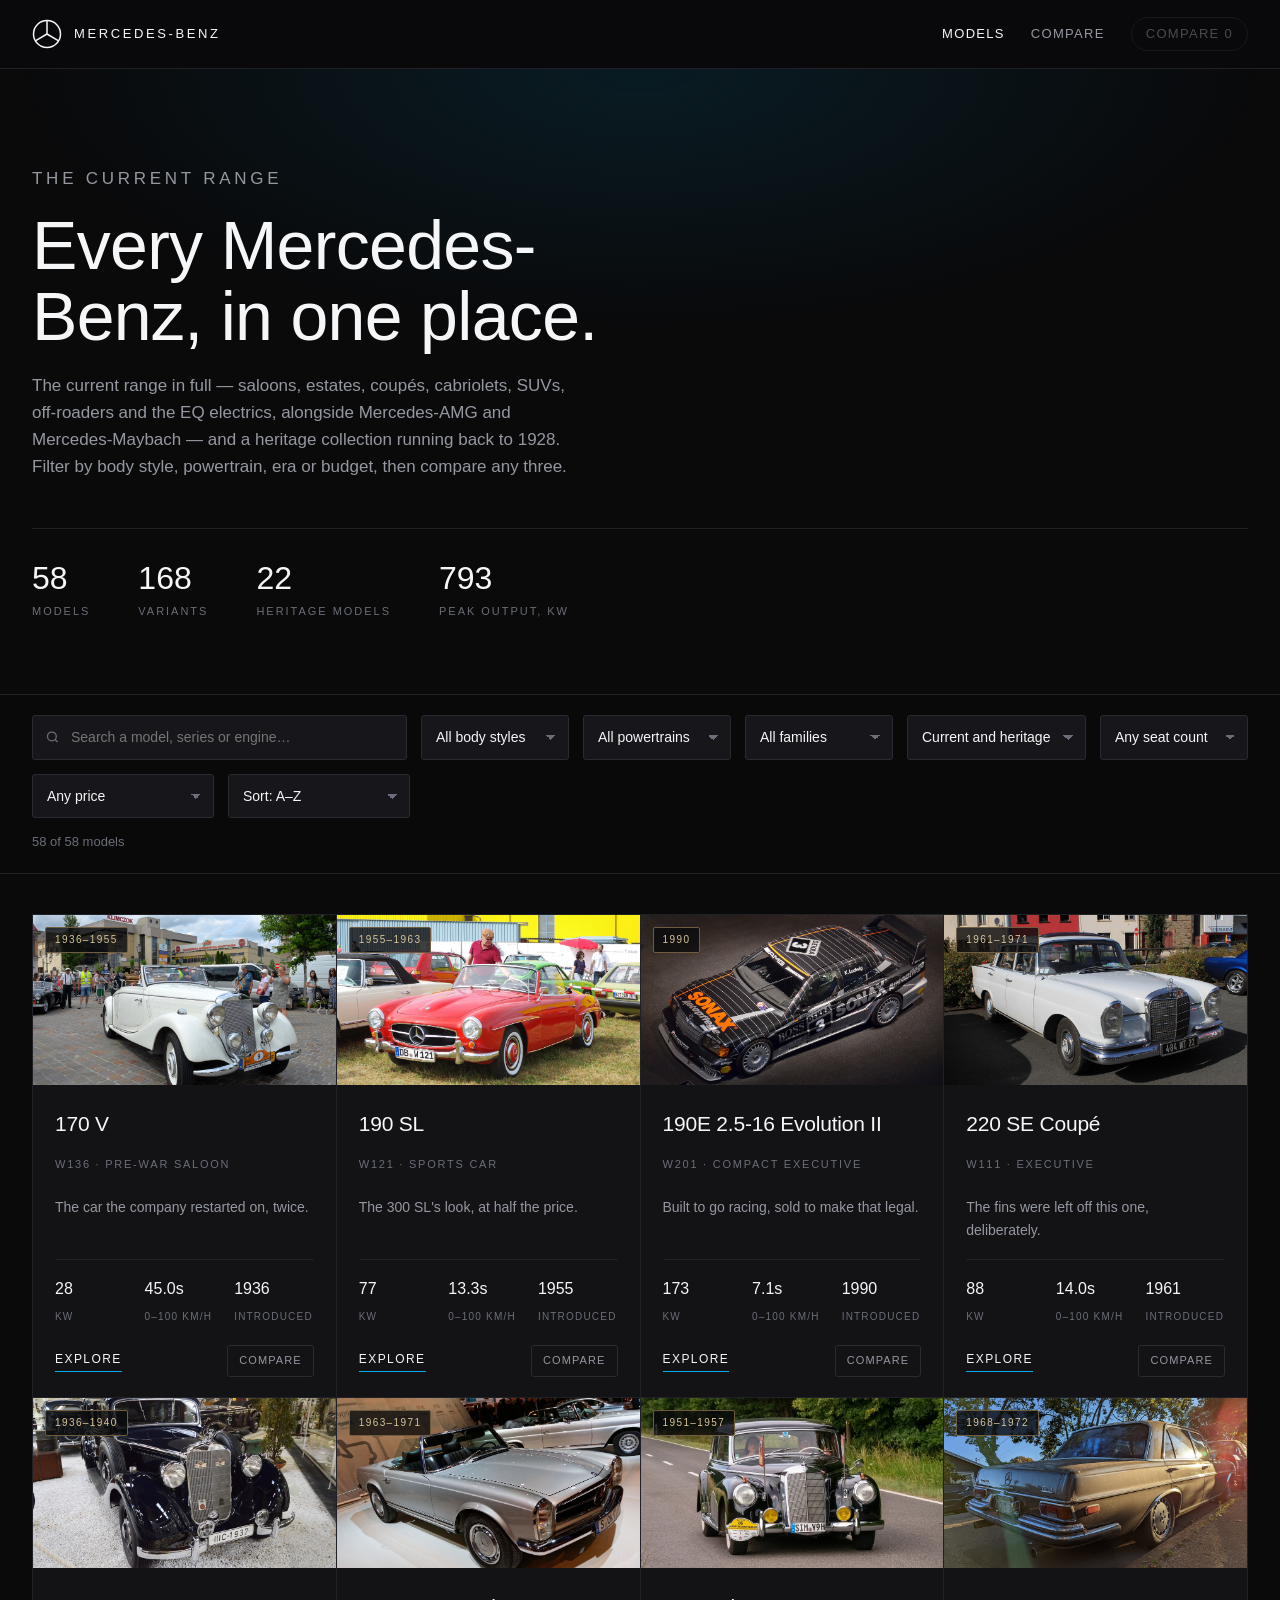
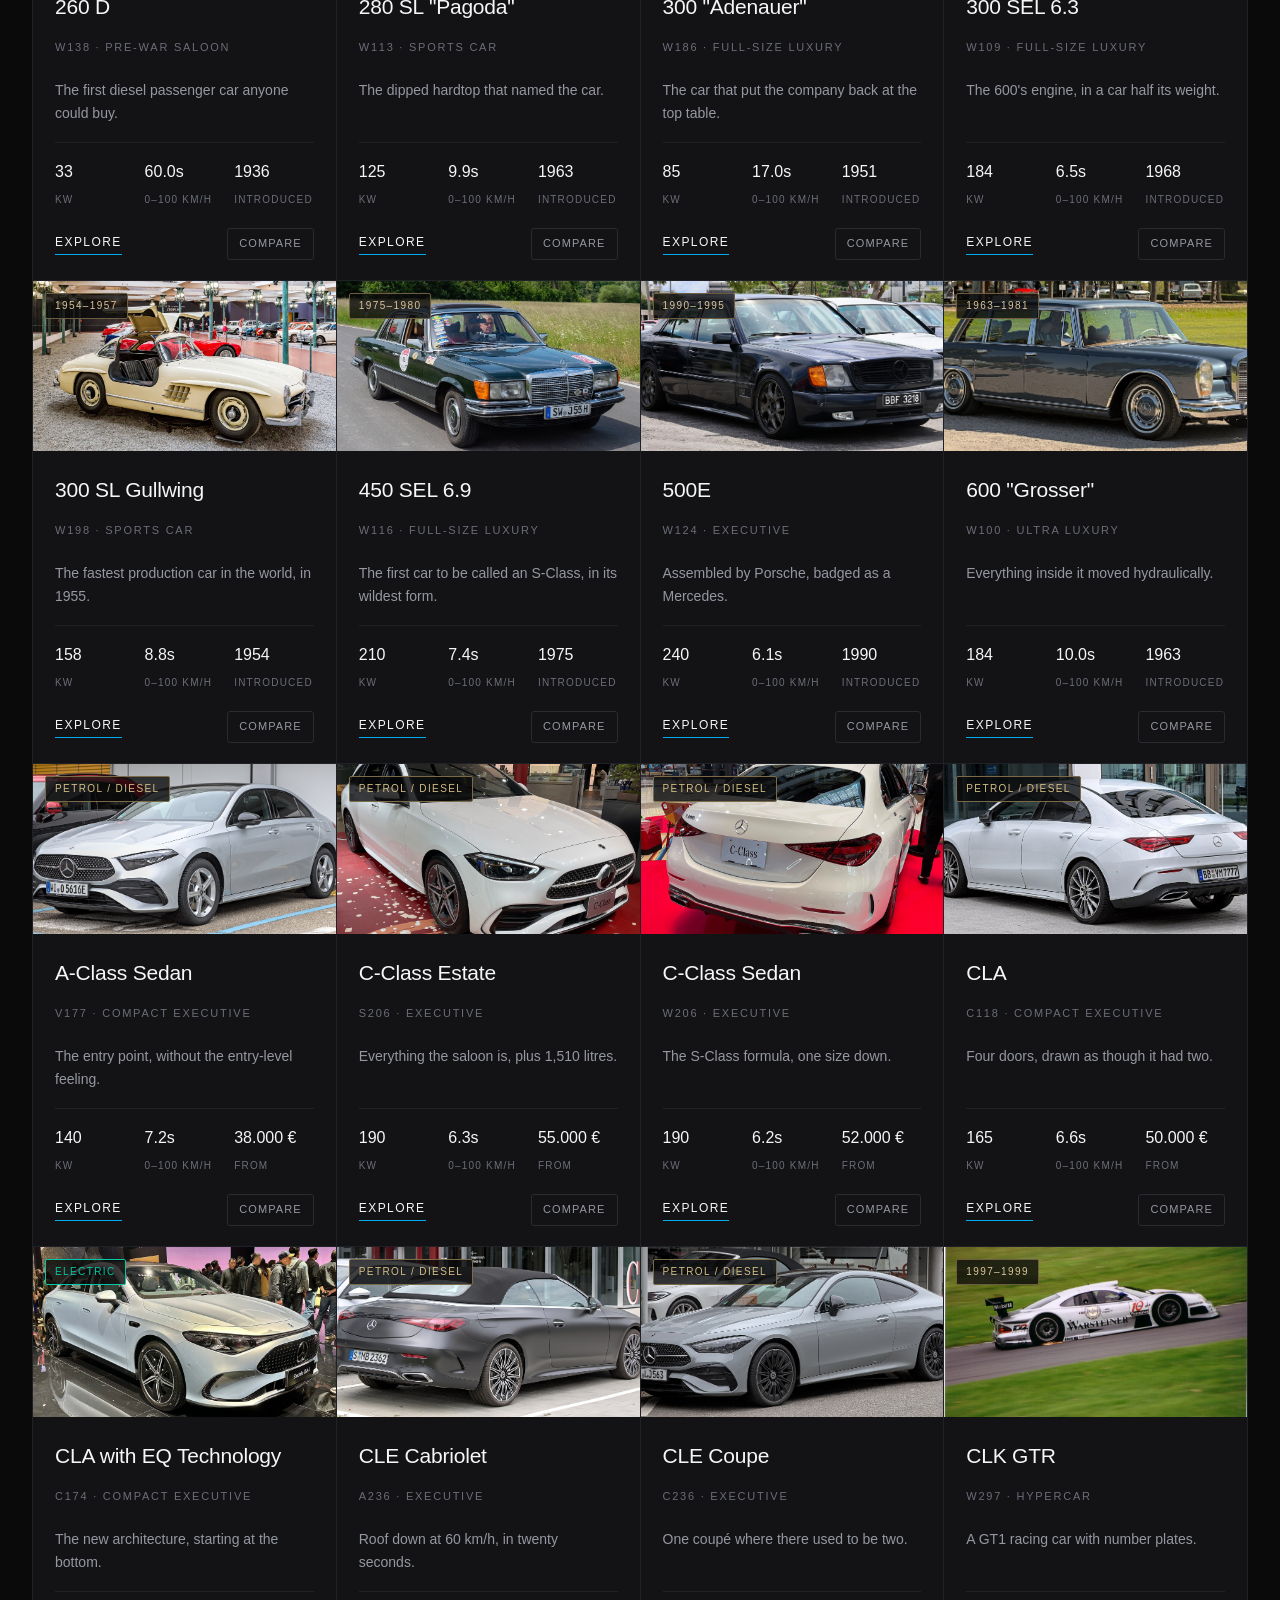
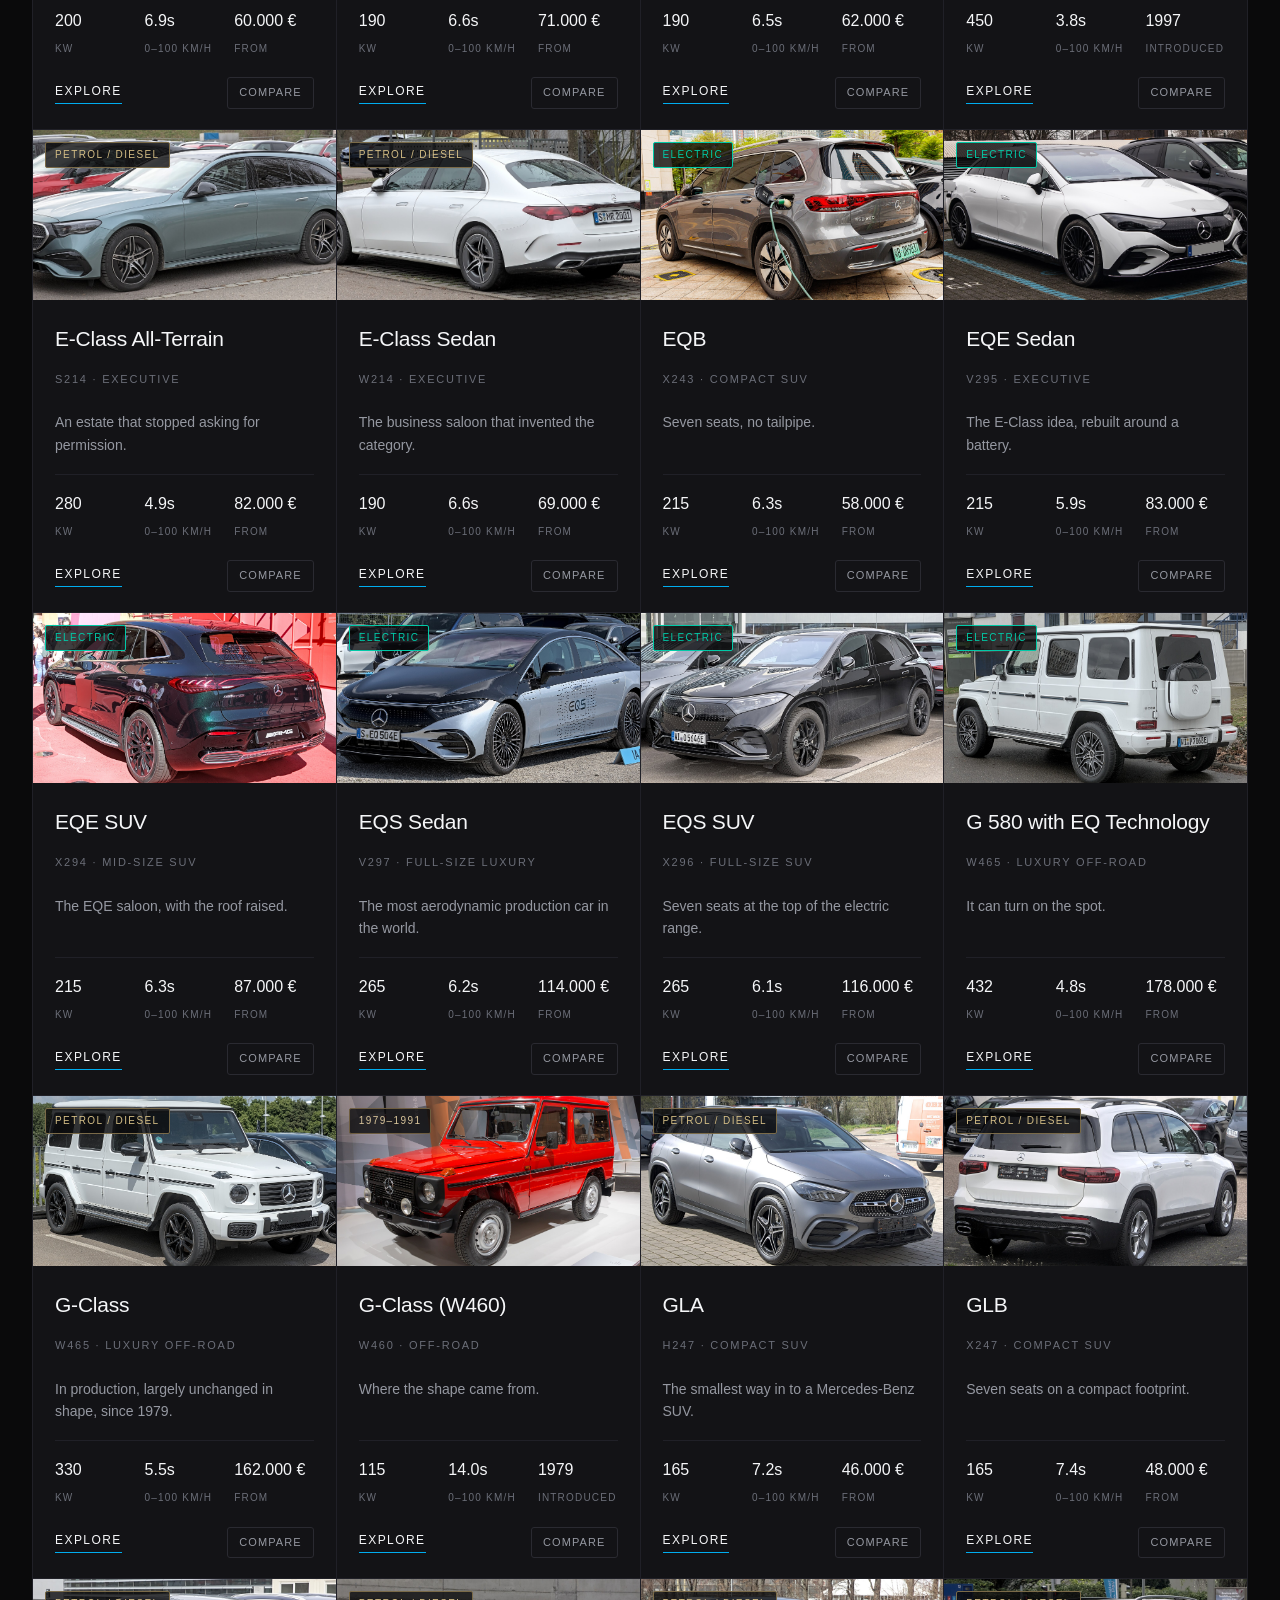
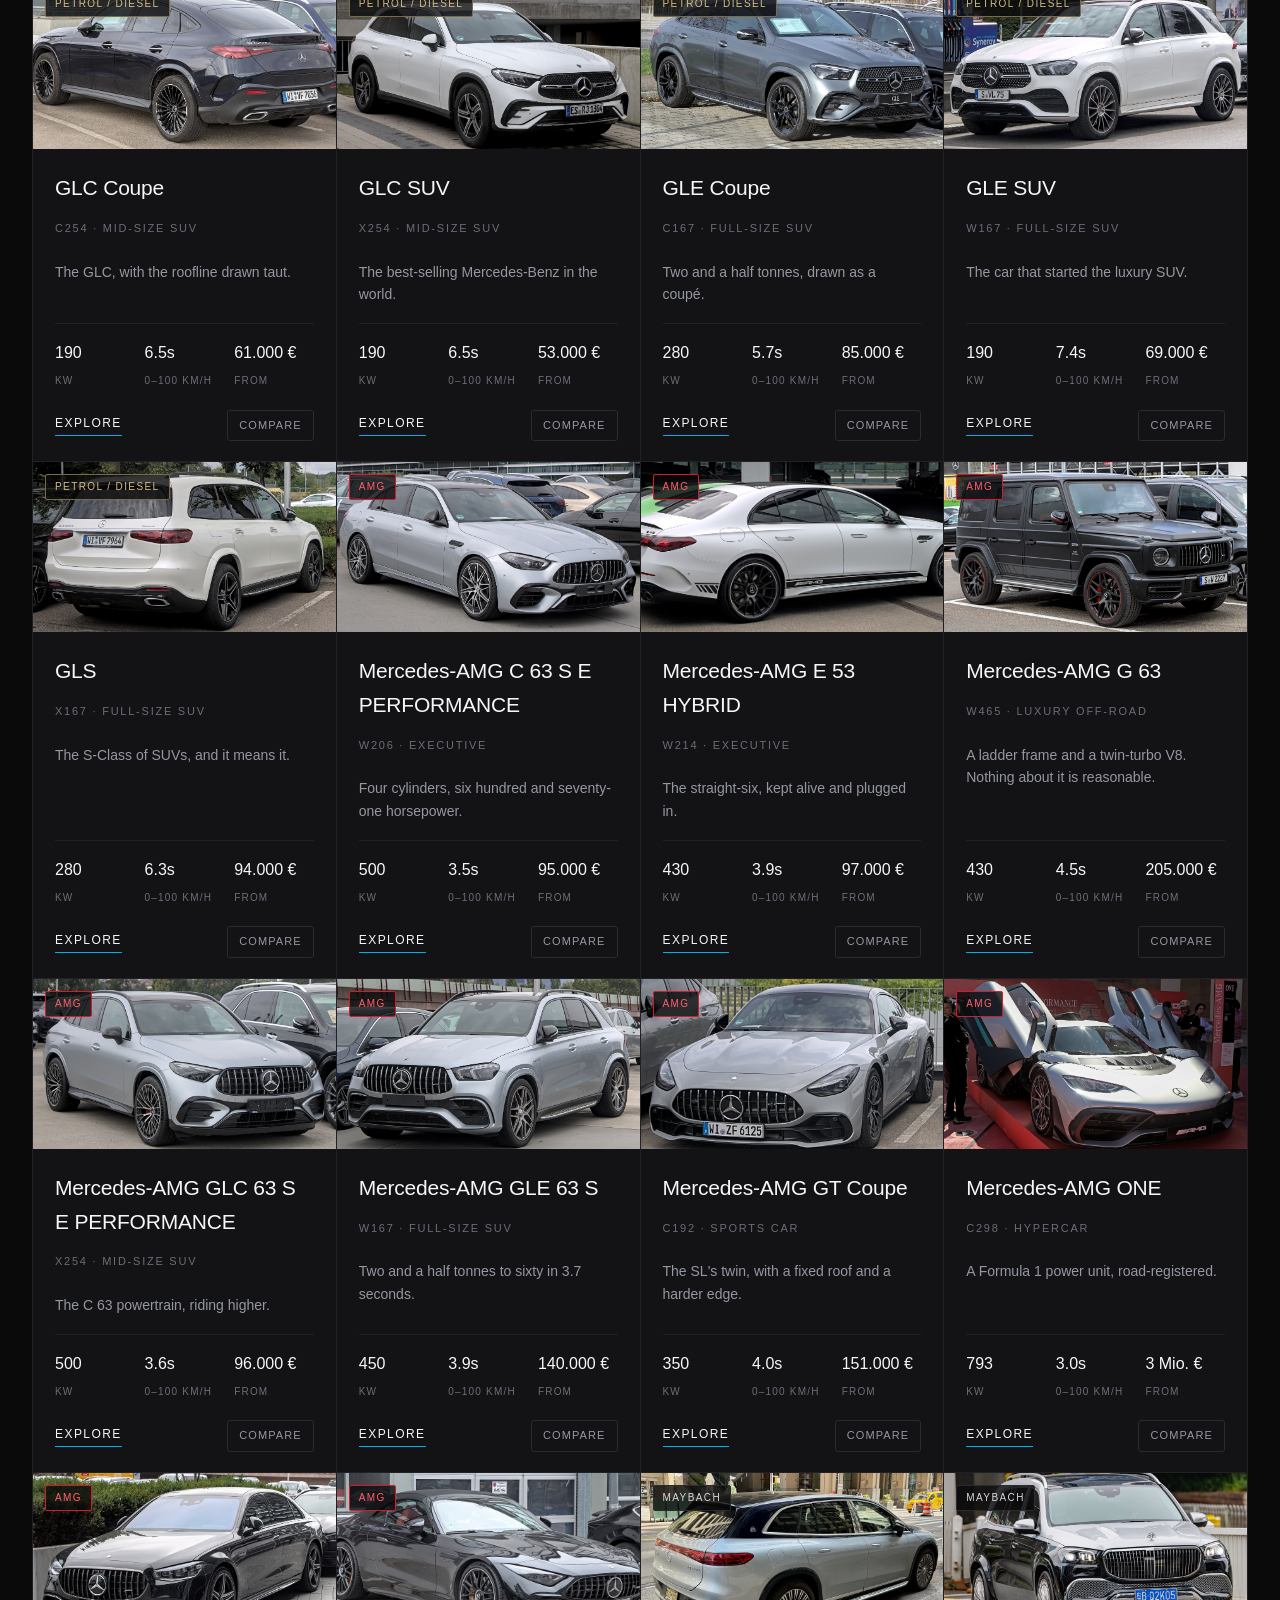
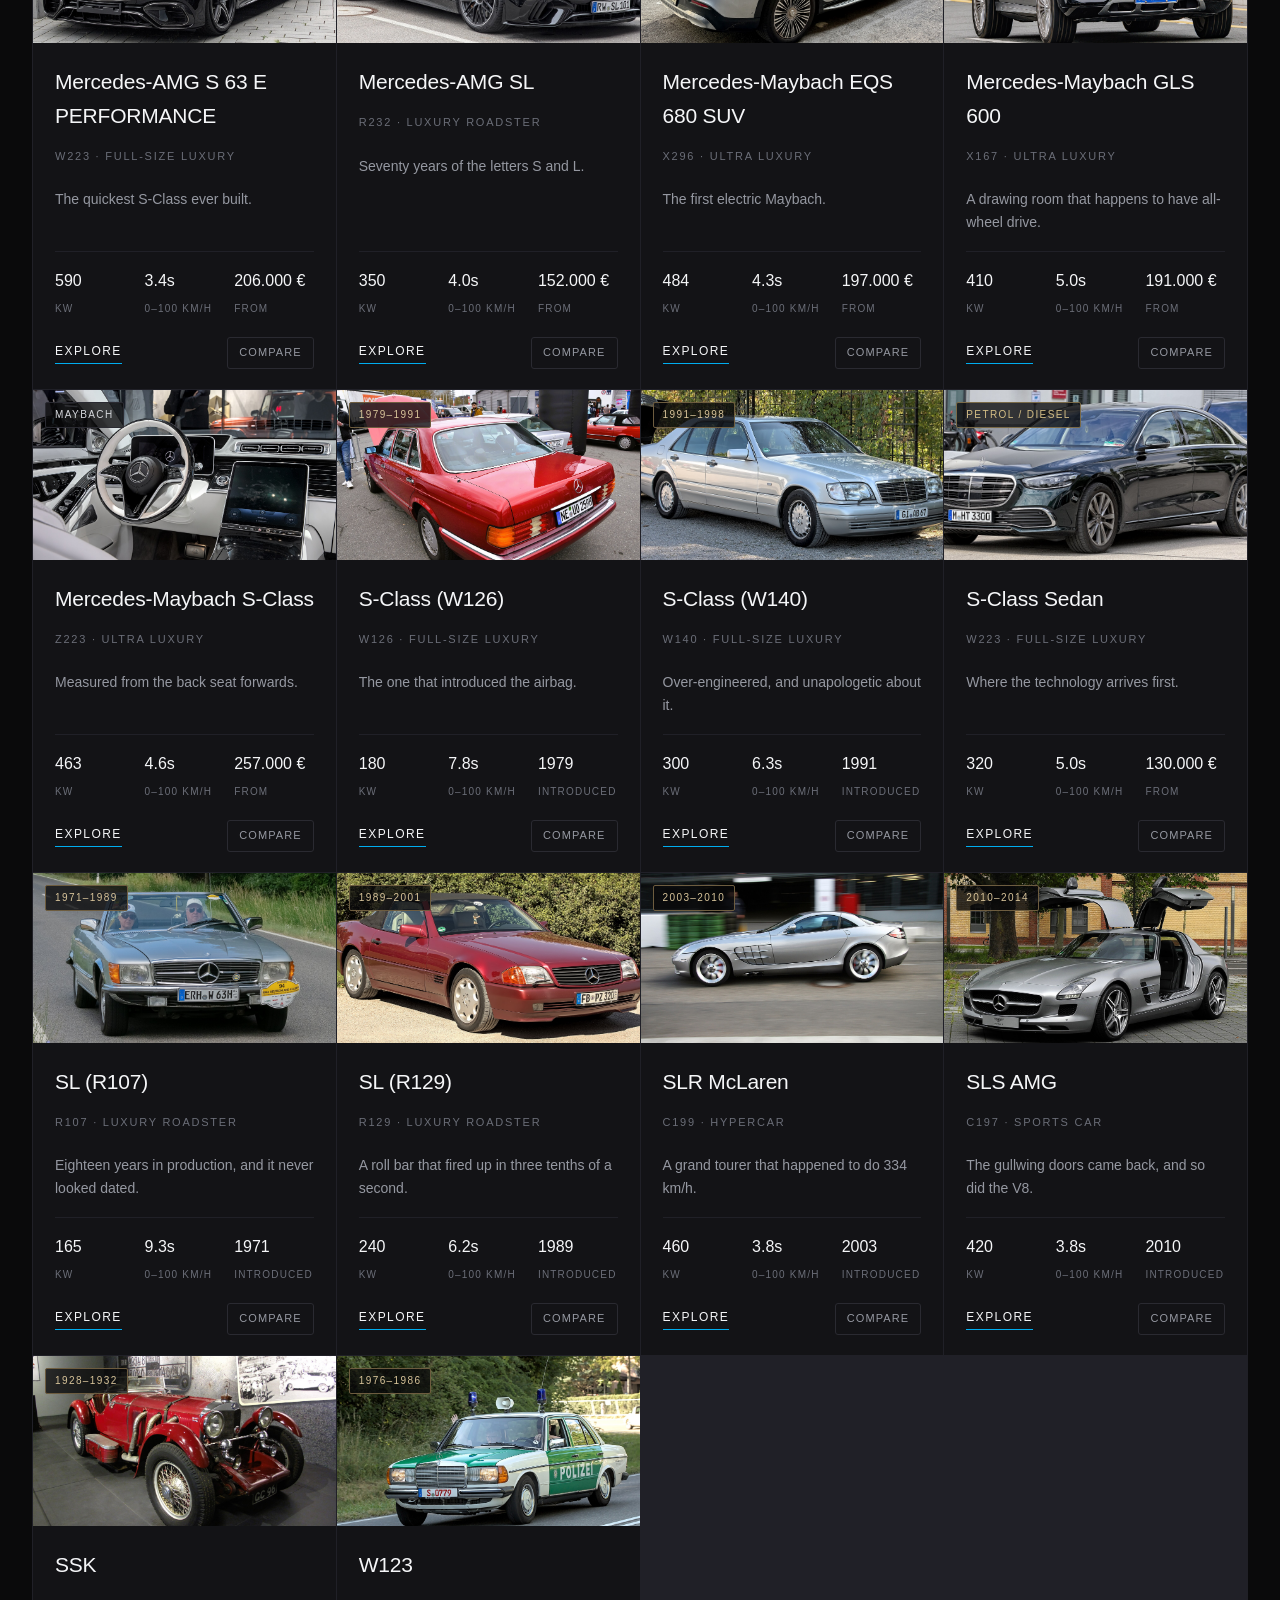
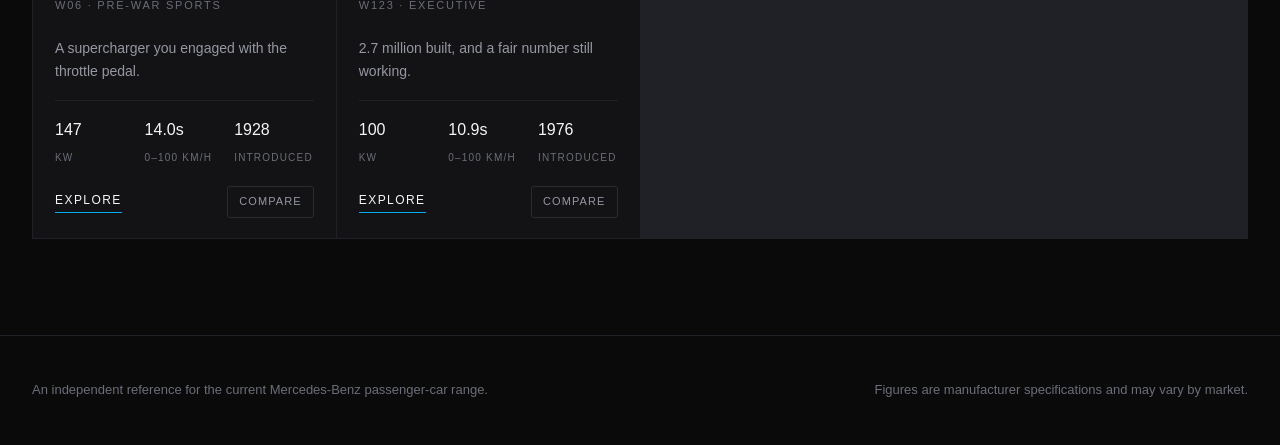
<file: index.html>
<!DOCTYPE html>
<html lang="en">
<head>
  <meta charset="utf-8">
  <meta name="viewport" content="width=device-width, initial-scale=1, viewport-fit=cover">
  <!-- Tints the Safari address bar and the iOS status bar to match the page. -->
  <meta name="theme-color" content="#0a0a0b">
  <meta name="color-scheme" content="dark">
  <!-- Installed to the home screen, draw under the status bar rather than
       reserving an opaque strip for it. -->
  <meta name="mobile-web-app-capable" content="yes">
  <meta name="apple-mobile-web-app-capable" content="yes">
  <meta name="apple-mobile-web-app-status-bar-style" content="black-translucent">
  <meta name="apple-mobile-web-app-title" content="Mercedes-Benz">
  <title>Mercedes-Benz — The Complete Model Range</title>
  <meta name="description" content="Every current Mercedes-Benz passenger car, with specifications, variants and side-by-side comparison.">
  <link rel="stylesheet" href="assets/css/style.css">
</head>
<body>
  <div id="header"></div>

  <section class="hero page-in">
    <div class="shell">
      <p class="eyebrow">The current range</p>
      <h1>Every Mercedes-Benz, in one place.</h1>
      <p>
        The current range in full — saloons, estates, coupés, cabriolets, SUVs,
        off-roaders and the EQ electrics, alongside Mercedes-AMG and
        Mercedes-Maybach — and a heritage collection running back to 1928.
        Filter by body style, powertrain, era or budget, then compare any three.
      </p>
      <div class="hero-stats">
        <div><span id="statModels">—</span><small>Models</small></div>
        <div><span id="statVariants">—</span><small>Variants</small></div>
        <div><span id="statClassic">—</span><small>Heritage models</small></div>
        <div><span id="statPower">—</span><small>Peak output, kW</small></div>
      </div>
    </div>
  </section>

  <section class="filters">
    <div class="shell">
      <div class="filters-row">
        <div class="search-field">
          <svg viewBox="0 0 24 24" aria-hidden="true">
            <circle cx="11" cy="11" r="7"></circle>
            <path d="M20 20l-4-4"></path>
          </svg>
          <input type="search" id="search" aria-label="Search models"
                 placeholder="Search a model, series or engine…" autocomplete="off">
        </div>
        <select id="filterBody" aria-label="Body style"><option value="">All body styles</option></select>
        <select id="filterFuel" aria-label="Powertrain"><option value="">All powertrains</option></select>
        <select id="filterFamily" aria-label="Family"><option value="">All families</option></select>
        <select id="filterEra" aria-label="Era">
          <option value="">Current and heritage</option>
          <option value="Current">Current range</option>
          <option value="Classic">Heritage</option>
        </select>
        <select id="filterSeats" aria-label="Seats">
          <option value="">Any seat count</option>
          <option value="2">2 seats</option>
          <option value="4">4+ seats</option>
          <option value="5">5+ seats</option>
          <option value="7">7 seats</option>
        </select>
        <select id="filterPrice" aria-label="Price">
          <option value="">Any price</option>
          <option value="0-50000">Under 50.000 €</option>
          <option value="50000-80000">50.000 – 80.000 €</option>
          <option value="80000-150000">80.000 – 150.000 €</option>
          <option value="150000-99999999">150.000 € and above</option>
        </select>
        <select id="sortBy" aria-label="Sort">
          <option value="name">Sort: A–Z</option>
          <option value="price-asc">Price: low to high</option>
          <option value="price-desc">Price: high to low</option>
          <option value="power">Most powerful</option>
          <option value="quick">Quickest to 100 km/h</option>
          <option value="newest">Newest first</option>
          <option value="oldest">Oldest first</option>
        </select>
      </div>
      <div class="filter-meta">
        <span id="resultCount">—</span>
        <button class="btn-reset" id="btnReset" type="button" hidden>Clear all</button>
      </div>
    </div>
  </section>

  <main class="shell">
    <div class="grid" id="grid"></div>
  </main>

  <div id="footer"></div>

  <script src="assets/js/models.js"></script>
  <script src="assets/js/silhouettes.js"></script>
  <script src="assets/js/common.js"></script>
  <script src="assets/js/catalog.js"></script>
</body>
</html>
</file>
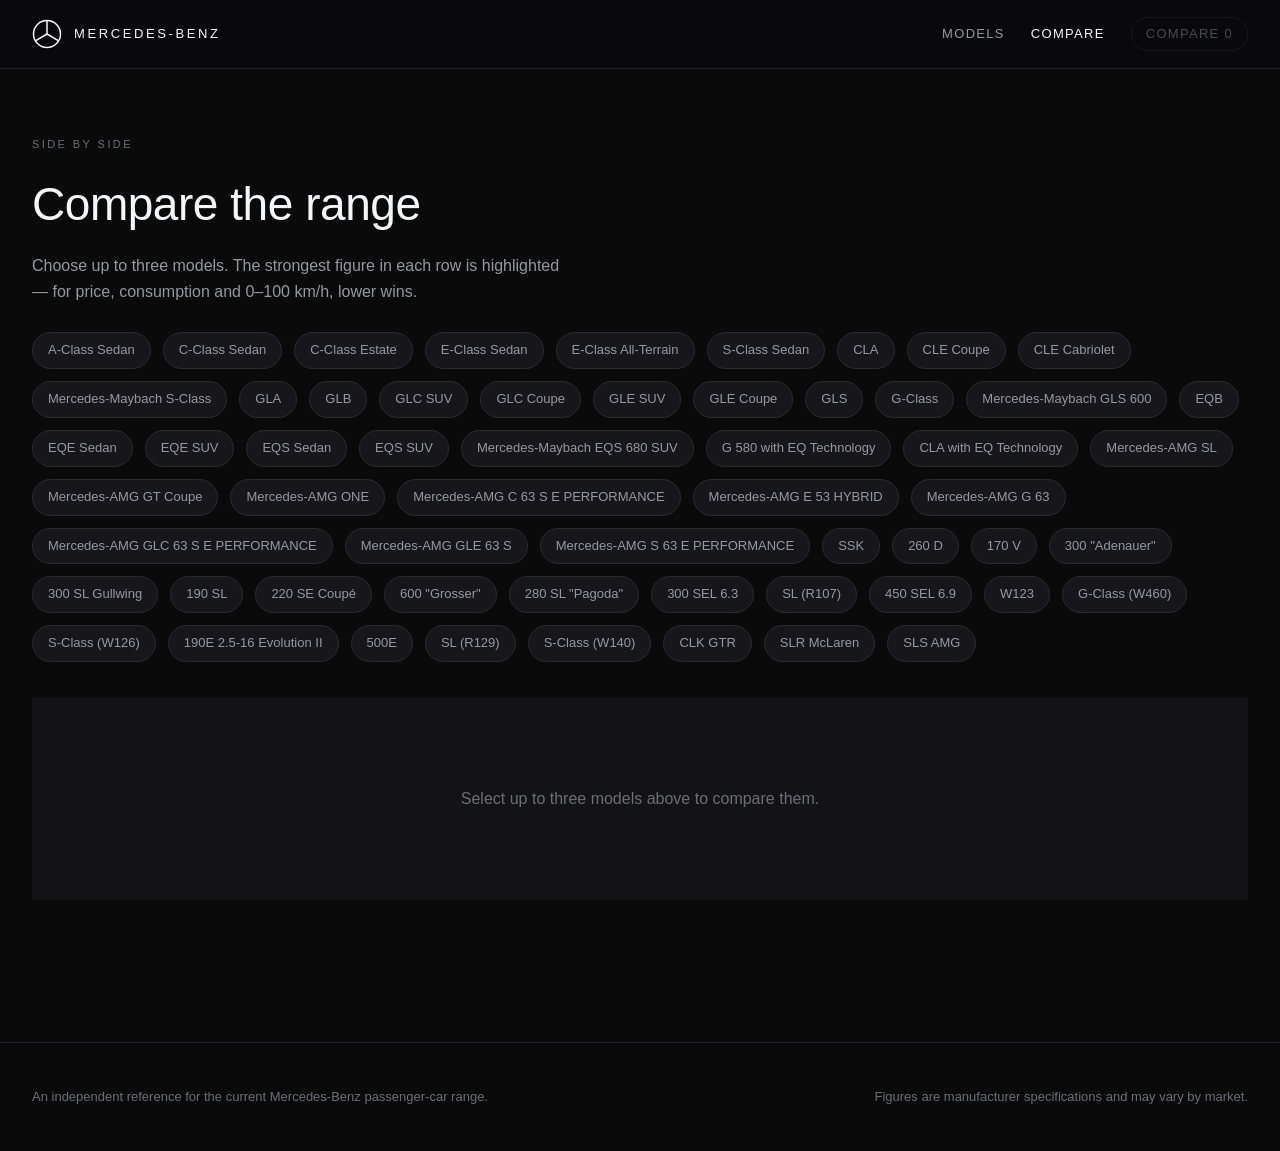
<file: compare.html>
<!DOCTYPE html>
<html lang="en">
<head>
  <meta charset="utf-8">
  <meta name="viewport" content="width=device-width, initial-scale=1, viewport-fit=cover">
  <!-- Tints the Safari address bar and the iOS status bar to match the page. -->
  <meta name="theme-color" content="#0a0a0b">
  <meta name="color-scheme" content="dark">
  <!-- Installed to the home screen, draw under the status bar rather than
       reserving an opaque strip for it. -->
  <meta name="mobile-web-app-capable" content="yes">
  <meta name="apple-mobile-web-app-capable" content="yes">
  <meta name="apple-mobile-web-app-status-bar-style" content="black-translucent">
  <meta name="apple-mobile-web-app-title" content="Mercedes-Benz">
  <title>Compare Models — Mercedes-Benz</title>
  <link rel="stylesheet" href="assets/css/style.css">
</head>
<body>
  <div id="header"></div>

  <main class="shell">
    <section style="padding:56px 0 0">
      <p class="eyebrow">Side by side</p>
      <h1 style="font-size:clamp(30px,4.5vw,46px);margin:14px 0 12px">Compare the range</h1>
      <p style="color:var(--silver-dim);max-width:60ch;margin:0">
        Choose up to three models. The strongest figure in each row is highlighted —
        for price, consumption and 0–100 km/h, lower wins.
      </p>
    </section>

    <div class="compare-picker" id="picker"></div>
    <div class="table-scroll" id="tableWrap"></div>
    <p class="compare-note" id="note"></p>
  </main>

  <div id="footer"></div>

  <script src="assets/js/models.js"></script>
  <script src="assets/js/silhouettes.js"></script>
  <script src="assets/js/common.js"></script>
  <script src="assets/js/compare.js"></script>
</body>
</html>
</file>
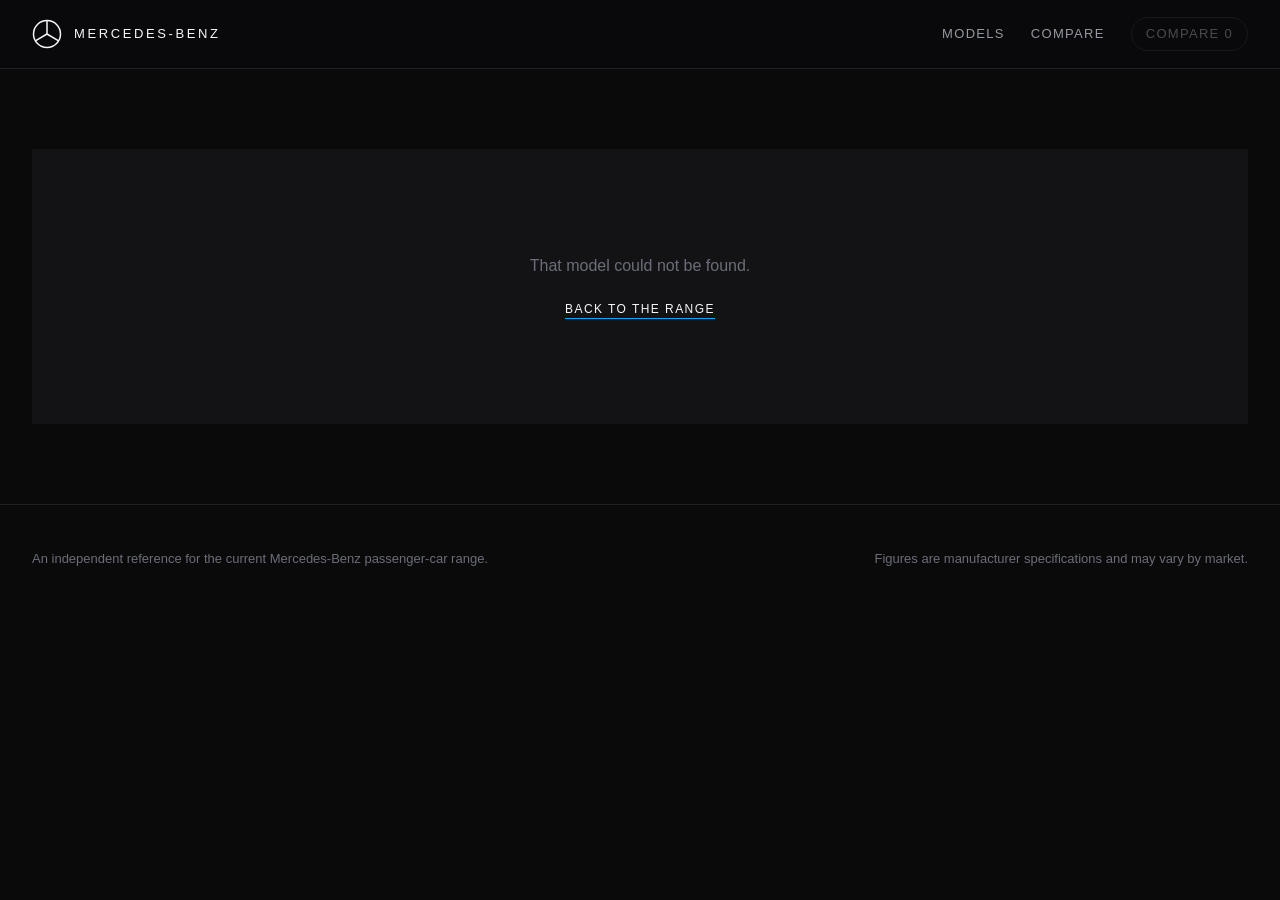
<file: model.html>
<!DOCTYPE html>
<html lang="en">
<head>
  <meta charset="utf-8">
  <meta name="viewport" content="width=device-width, initial-scale=1, viewport-fit=cover">
  <!-- Tints the Safari address bar and the iOS status bar to match the page. -->
  <meta name="theme-color" content="#0a0a0b">
  <meta name="color-scheme" content="dark">
  <!-- Installed to the home screen, draw under the status bar rather than
       reserving an opaque strip for it. -->
  <meta name="mobile-web-app-capable" content="yes">
  <meta name="apple-mobile-web-app-capable" content="yes">
  <meta name="apple-mobile-web-app-status-bar-style" content="black-translucent">
  <meta name="apple-mobile-web-app-title" content="Mercedes-Benz">
  <title>Model — Mercedes-Benz</title>
  <link rel="stylesheet" href="assets/css/style.css">
</head>
<body>
  <div id="header"></div>
  <main id="detail"></main>
  <div id="footer"></div>

  <script src="assets/js/models.js"></script>
  <script src="assets/js/silhouettes.js"></script>
  <script src="assets/js/common.js"></script>
  <script src="assets/js/model.js"></script>
</body>
</html>
</file>
<file: assets/css/style.css>
/* ==========================================================================
   Mercedes-Benz model catalogue — stylesheet
   Palette follows the marque's own restraint: near-black, silver, one accent.
   ========================================================================== */

:root {
  --black: #0a0a0b;
  --ink: #131316;
  --panel: #17171b;
  --panel-hi: #1f1f24;
  --line: #2a2a31;
  --line-soft: #202027;

  --silver: #d5d7dc;
  --silver-dim: #9598a1;
  --silver-faint: #6b6e78;
  --white: #f5f6f8;

  --accent: #00adef; /* Mercedes-Benz corporate blue */
  --accent-dim: #0b7fae;
  --amg: #d21b2b;
  --electric: #00c9a7;

  --sil-top: #4d515b;
  --sil-bottom: #2b2e35;
  --sil-glass: #14161a;
  --sil-tyre: #17181c;
  --sil-rim: #40434c;
  --sil-shadow: #1c1d22;

  --radius: 3px;
  --shell: 1280px;
  --ease: cubic-bezier(0.22, 0.61, 0.36, 1);

  /* iOS safe areas. Held in variables rather than used inline so a test can
     override them to simulate a notch — env() is always 0 in a desktop
     browser, which would make this layout impossible to verify otherwise. */
  --sat: env(safe-area-inset-top, 0px);
  --sar: env(safe-area-inset-right, 0px);
  --sab: env(safe-area-inset-bottom, 0px);
  --sal: env(safe-area-inset-left, 0px);
  --header-h: 68px;
}

*,
*::before,
*::after {
  box-sizing: border-box;
}

html {
  scroll-behavior: smooth;
}

body {
  margin: 0;
  background: var(--black);
  /* viewport-fit=cover lets the background reach the notch and the home
     indicator; without this the browser letterboxes the page in white. */
  min-height: 100vh;
  -webkit-tap-highlight-color: transparent;
  color: var(--silver);
  font-family: 'Helvetica Neue', Helvetica, Arial, sans-serif;
  font-size: 16px;
  line-height: 1.6;
  -webkit-font-smoothing: antialiased;
}

a {
  color: inherit;
  text-decoration: none;
}

img {
  max-width: 100%;
  display: block;
}

h1,
h2,
h3,
h4 {
  color: var(--white);
  font-weight: 300;
  letter-spacing: -0.01em;
  margin: 0;
}

.shell {
  max-width: var(--shell);
  margin: 0 auto;
  /* Clears the rounded corners and the camera housing in landscape. */
  padding-left: max(32px, var(--sal));
  padding-right: max(32px, var(--sar));
}

.eyebrow {
  font-size: 11px;
  letter-spacing: 0.22em;
  text-transform: uppercase;
  color: var(--silver-faint);
  font-weight: 500;
}

/* ── Reveal on scroll ────────────────────────────────────────────────────── */
/*
 * Only active once JS adds .has-reveal to <html>. Without that class nothing
 * is hidden, so a failed script or a crawler still sees the whole page.
 * The transition lives on the revealed state, so elements animate in and
 * never animate out.
 */

.has-reveal [data-reveal] {
  opacity: 0;
  /* translate3d keeps this on the compositor. `will-change` is deliberately
     absent — hinting it on three dozen cards at once costs iOS more in layer
     memory than it saves, and can leave transitions dropped entirely. */
  transform: translate3d(0, 20px, 0);
}

.has-reveal [data-reveal].is-revealed {
  opacity: 1;
  transform: none;
  transition:
    opacity 0.55s var(--ease) var(--reveal-delay, 0ms),
    transform 0.55s var(--ease) var(--reveal-delay, 0ms);
}

/* The first paint of a page fades up as a whole. */
@keyframes page-in {
  from { opacity: 0; transform: translateY(8px); }
  to   { opacity: 1; transform: none; }
}

.page-in {
  animation: page-in 0.5s var(--ease) both;
}

/* Cross-document transitions where the browser supports them (Safari 18+,
   Chrome 126+). Everything above still works where it does not. */
@view-transition {
  navigation: auto;
}

::view-transition-old(root) {
  animation: vt-out 0.22s var(--ease) both;
}

::view-transition-new(root) {
  animation: vt-in 0.32s var(--ease) both;
}

@keyframes vt-out { to { opacity: 0; } }
@keyframes vt-in { from { opacity: 0; } }

/* ── Star / wordmark ─────────────────────────────────────────────────────── */

.star {
  width: 30px;
  height: 30px;
  flex: 0 0 auto;
}

.star circle {
  fill: none;
  stroke: var(--white);
  stroke-width: 5;
}

.star path {
  stroke: var(--white);
  stroke-width: 5;
  stroke-linecap: round;
}

/* ── Header ──────────────────────────────────────────────────────────────── */

.site-header {
  position: sticky;
  top: 0;
  z-index: 60;
  background: rgba(10, 10, 11, 0.82);
  backdrop-filter: saturate(160%) blur(14px);
  border-bottom: 1px solid var(--line-soft);
  /* Blurred bar extends up behind the status bar / Dynamic Island. */
  padding-top: var(--sat);
}

.site-header .shell {
  display: flex;
  align-items: center;
  gap: 28px;
  height: var(--header-h);
}

.brand {
  display: flex;
  align-items: center;
  gap: 12px;
}

.brand-name {
  font-size: 13px;
  letter-spacing: 0.2em;
  text-transform: uppercase;
  color: var(--white);
  font-weight: 400;
  white-space: nowrap;
}

.site-nav {
  margin-left: auto;
  display: flex;
  align-items: center;
  gap: 26px;
}

.site-nav a {
  font-size: 13px;
  letter-spacing: 0.1em;
  text-transform: uppercase;
  color: var(--silver-dim);
  transition: color 0.2s var(--ease);
}

.site-nav a:hover,
.site-nav a[aria-current='page'] {
  color: var(--white);
}

.compare-pill {
  border: 1px solid var(--line);
  border-radius: 999px;
  padding: 6px 14px;
  font-size: 12px;
  letter-spacing: 0.08em;
  text-transform: uppercase;
  color: var(--silver);
  transition: border-color 0.2s var(--ease), color 0.2s var(--ease);
}

.compare-pill:hover {
  border-color: var(--accent);
  color: var(--white);
}

.compare-pill[data-count='0'] {
  opacity: 0.45;
}

/* ── Hero ────────────────────────────────────────────────────────────────── */

.hero {
  position: relative;
  padding: 96px 0 72px;
  border-bottom: 1px solid var(--line-soft);
  overflow: hidden;
}

.hero::after {
  content: '';
  position: absolute;
  inset: 0;
  background: radial-gradient(
    ellipse 70% 60% at 50% 0%,
    rgba(0, 173, 239, 0.11),
    transparent 70%
  );
  pointer-events: none;
}

.hero .shell {
  position: relative;
  z-index: 1;
}

.hero h1 {
  font-size: clamp(38px, 6vw, 68px);
  line-height: 1.04;
  margin: 18px 0 20px;
  max-width: 15ch;
}

.hero p {
  max-width: 58ch;
  color: var(--silver-dim);
  font-size: 17px;
  margin: 0;
}

.hero-stats {
  display: flex;
  flex-wrap: wrap;
  gap: 48px;
  margin-top: 48px;
  padding-top: 32px;
  border-top: 1px solid var(--line-soft);
}

.hero-stats div span {
  display: block;
  font-size: 32px;
  font-weight: 200;
  color: var(--white);
  line-height: 1.1;
}

.hero-stats div small {
  font-size: 11px;
  letter-spacing: 0.18em;
  text-transform: uppercase;
  color: var(--silver-faint);
}

/* ── Filter bar ──────────────────────────────────────────────────────────── */

.filters {
  position: sticky;
  top: calc(var(--header-h) + var(--sat));
  z-index: 50;
  background: rgba(10, 10, 11, 0.94);
  backdrop-filter: blur(14px);
  border-bottom: 1px solid var(--line-soft);
  padding: 20px 0;
}

.filters-row {
  display: flex;
  flex-wrap: wrap;
  gap: 14px;
  align-items: center;
}

.search-field {
  position: relative;
  flex: 1 1 260px;
  min-width: 220px;
}

.search-field svg {
  position: absolute;
  left: 13px;
  top: 50%;
  transform: translateY(-50%);
  width: 15px;
  height: 15px;
  stroke: var(--silver-faint);
  fill: none;
  stroke-width: 2;
  pointer-events: none;
}

input[type='search'],
select {
  background: var(--panel);
  border: 1px solid var(--line);
  border-radius: var(--radius);
  color: var(--white);
  font: inherit;
  font-size: 14px;
  padding: 10px 14px;
  transition: border-color 0.2s var(--ease);
  appearance: none;
}

input[type='search'] {
  width: 100%;
  padding-left: 38px;
}

select {
  /* Sit inline in the flex row and shrink before the search field does. */
  flex: 0 1 auto;
  width: auto;
  min-width: 148px;
  cursor: pointer;
  background-image: linear-gradient(45deg, transparent 50%, var(--silver-faint) 50%),
    linear-gradient(135deg, var(--silver-faint) 50%, transparent 50%);
  background-position: calc(100% - 17px) 51%, calc(100% - 12px) 51%;
  background-size: 5px 5px, 5px 5px;
  background-repeat: no-repeat;
  padding-right: 34px;
}

input[type='search']:focus,
select:focus {
  outline: none;
  border-color: var(--accent);
}

input[type='search']::-webkit-search-cancel-button {
  filter: invert(0.6);
}

.filter-meta {
  display: flex;
  align-items: center;
  gap: 16px;
  margin-top: 14px;
  font-size: 13px;
  color: var(--silver-faint);
}

.btn-reset {
  background: none;
  border: none;
  color: var(--accent);
  font: inherit;
  font-size: 13px;
  cursor: pointer;
  padding: 0;
}

.btn-reset:hover {
  text-decoration: underline;
}

/* ── Model grid ──────────────────────────────────────────────────────────── */

.grid {
  display: grid;
  grid-template-columns: repeat(auto-fill, minmax(300px, 1fr));
  gap: 1px;
  background: var(--line-soft);
  border: 1px solid var(--line-soft);
  margin: 40px 0 96px;
}

.card {
  background: var(--ink);
  display: flex;
  flex-direction: column;
  position: relative;
  transition: background 0.25s var(--ease);
}

.card:hover {
  background: var(--panel-hi);
}

.card-media {
  position: relative;
  aspect-ratio: 16 / 9;
  background: linear-gradient(160deg, #1c1e23, #121317);
  display: flex;
  align-items: center;
  justify-content: center;
  overflow: hidden;
}

.card-media img,
.card-media .silhouette {
  width: 100%;
  height: 100%;
  object-fit: cover;
}

.card-media .silhouette {
  object-fit: contain;
  padding: 8% 10%;
}

.card:hover .card-media img,
.card:hover .card-media .silhouette {
  transform: scale(1.03);
}

.card-media img,
.card-media .silhouette {
  transition: transform 0.5s var(--ease);
}

.badge {
  position: absolute;
  top: 12px;
  left: 12px;
  font-size: 10px;
  letter-spacing: 0.14em;
  text-transform: uppercase;
  padding: 4px 9px;
  border-radius: 2px;
  background: rgba(10, 10, 11, 0.78);
  border: 1px solid var(--line);
  color: var(--silver);
}

.badge.is-electric {
  border-color: var(--electric);
  color: var(--electric);
}

.badge.is-amg {
  border-color: var(--amg);
  color: #ff5f6b;
}

.badge.is-classic {
  border-color: #6d5c3f;
  color: #d8c49a;
}

.badge.is-diesel {
  border-color: #7a6a48;
  color: #d3bd85;
}

.badge.is-hybrid {
  border-color: var(--accent-dim);
  color: #4cc7f2;
}

.card-body {
  padding: 22px 22px 20px;
  display: flex;
  flex-direction: column;
  flex: 1;
}

.card-body h3 {
  font-size: 21px;
  margin-bottom: 4px;
}

.card-series {
  font-size: 11px;
  letter-spacing: 0.16em;
  text-transform: uppercase;
  color: var(--silver-faint);
}

.card-tagline {
  font-size: 14px;
  color: var(--silver-dim);
  margin: 12px 0 18px;
  flex: 1;
}

.card-specs {
  display: grid;
  grid-template-columns: repeat(3, 1fr);
  gap: 10px;
  padding-top: 16px;
  border-top: 1px solid var(--line-soft);
}

.card-specs div strong {
  display: block;
  font-size: 16px;
  font-weight: 400;
  color: var(--white);
}

.card-specs div span {
  font-size: 10px;
  letter-spacing: 0.12em;
  text-transform: uppercase;
  color: var(--silver-faint);
}

.card-actions {
  display: flex;
  align-items: center;
  gap: 10px;
  margin-top: 18px;
}

.card-link {
  font-size: 12px;
  letter-spacing: 0.12em;
  text-transform: uppercase;
  color: var(--white);
  border-bottom: 1px solid var(--accent);
  padding-bottom: 2px;
}

.btn-compare {
  margin-left: auto;
  background: none;
  border: 1px solid var(--line);
  border-radius: var(--radius);
  color: var(--silver-dim);
  font: inherit;
  font-size: 11px;
  letter-spacing: 0.1em;
  text-transform: uppercase;
  padding: 6px 11px;
  cursor: pointer;
  transition: all 0.2s var(--ease);
}

.btn-compare:hover {
  border-color: var(--silver-dim);
  color: var(--white);
}

.btn-compare[aria-pressed='true'] {
  border-color: var(--accent);
  background: rgba(0, 173, 239, 0.12);
  color: var(--white);
}

.empty {
  padding: 88px 24px;
  text-align: center;
  color: var(--silver-faint);
  grid-column: 1 / -1;
  background: var(--ink);
}

/* ── Model detail page ───────────────────────────────────────────────────── */

.detail-hero {
  padding: 56px 0 0;
  border-bottom: 1px solid var(--line-soft);
}

.breadcrumb {
  font-size: 12px;
  letter-spacing: 0.1em;
  text-transform: uppercase;
  color: var(--silver-faint);
  margin-bottom: 28px;
}

.breadcrumb a:hover {
  color: var(--white);
}

.detail-head {
  display: flex;
  flex-wrap: wrap;
  gap: 24px;
  align-items: flex-end;
  justify-content: space-between;
}

.detail-head h1 {
  font-size: clamp(32px, 5vw, 54px);
  line-height: 1.05;
}

.detail-price {
  text-align: right;
}

.detail-price strong {
  display: block;
  font-size: 28px;
  font-weight: 300;
  color: var(--white);
}

.detail-media {
  margin: 40px 0 0;
  aspect-ratio: 21 / 9;
  background: linear-gradient(160deg, #1c1e23, #101115);
  border: 1px solid var(--line-soft);
  border-bottom: none;
  display: flex;
  align-items: center;
  justify-content: center;
  overflow: hidden;
}

.detail-media img,
.detail-media .silhouette {
  width: 100%;
  height: 100%;
  object-fit: cover;
}

.detail-media .silhouette {
  object-fit: contain;
  padding: 7% 12%;
}

.keyfigs {
  display: grid;
  grid-template-columns: repeat(auto-fit, minmax(150px, 1fr));
  gap: 1px;
  background: var(--line-soft);
  border: 1px solid var(--line-soft);
  margin-bottom: 72px;
}

.keyfigs div {
  background: var(--ink);
  padding: 26px 22px;
}

.keyfigs strong {
  display: block;
  font-size: 30px;
  font-weight: 200;
  color: var(--white);
  line-height: 1.15;
}

.keyfigs span {
  font-size: 10px;
  letter-spacing: 0.16em;
  text-transform: uppercase;
  color: var(--silver-faint);
}

.detail-cols {
  display: grid;
  grid-template-columns: 1.35fr 1fr;
  gap: 64px;
  padding: 72px 0;
}

.detail-cols p {
  font-size: 17px;
  line-height: 1.75;
  color: var(--silver-dim);
  margin: 0 0 24px;
}

.section-title {
  font-size: 13px;
  letter-spacing: 0.2em;
  text-transform: uppercase;
  color: var(--silver-faint);
  padding-bottom: 14px;
  border-bottom: 1px solid var(--line-soft);
  margin-bottom: 24px;
}

.feature-list {
  list-style: none;
  margin: 0;
  padding: 0;
}

.feature-list li {
  padding: 14px 0 14px 26px;
  border-bottom: 1px solid var(--line-soft);
  position: relative;
  font-size: 15px;
  color: var(--silver);
}

.feature-list li::before {
  content: '';
  position: absolute;
  left: 0;
  top: 22px;
  width: 12px;
  height: 1px;
  background: var(--accent);
}

/* Spec + variant tables */

.spec-table,
.variant-table {
  width: 100%;
  border-collapse: collapse;
  font-size: 14px;
}

.spec-table th,
.spec-table td,
.variant-table th,
.variant-table td {
  text-align: left;
  padding: 13px 14px;
  border-bottom: 1px solid var(--line-soft);
}

.spec-table th {
  color: var(--silver-faint);
  font-weight: 400;
  width: 48%;
}

.spec-table td {
  color: var(--white);
}

.variant-table thead th {
  font-size: 10px;
  letter-spacing: 0.14em;
  text-transform: uppercase;
  color: var(--silver-faint);
  border-bottom-color: var(--line);
}

.variant-table td {
  color: var(--silver);
}

.variant-table td:first-child {
  color: var(--white);
}

.table-scroll {
  overflow-x: auto;
  -webkit-overflow-scrolling: touch;
}

.detail-section {
  padding-bottom: 72px;
}

/* ── Compare page ────────────────────────────────────────────────────────── */

.compare-picker {
  display: flex;
  flex-wrap: wrap;
  gap: 12px;
  padding: 28px 0 36px;
}

.chip {
  border: 1px solid var(--line);
  border-radius: 999px;
  background: var(--panel);
  color: var(--silver-dim);
  font: inherit;
  font-size: 13px;
  padding: 7px 15px;
  cursor: pointer;
  transition: all 0.2s var(--ease);
}

.chip:hover {
  border-color: var(--silver-faint);
  color: var(--white);
}

.chip[aria-pressed='true'] {
  border-color: var(--accent);
  background: rgba(0, 173, 239, 0.14);
  color: var(--white);
}

.chip:disabled {
  opacity: 0.32;
  cursor: not-allowed;
}

.compare-table {
  width: 100%;
  border-collapse: collapse;
  font-size: 14px;
  min-width: 640px;
}

.compare-table th,
.compare-table td {
  padding: 15px 16px;
  border-bottom: 1px solid var(--line-soft);
  text-align: left;
  vertical-align: top;
}

.compare-table thead th {
  border-bottom: 1px solid var(--line);
  vertical-align: bottom;
}

.compare-table tbody th {
  color: var(--silver-faint);
  font-weight: 400;
  white-space: nowrap;
  width: 190px;
}

.compare-table td {
  color: var(--white);
}

.compare-table td.is-best {
  color: var(--accent);
}

.compare-table td.is-best::after {
  content: ' ▲';
  font-size: 9px;
  vertical-align: middle;
}

.compare-head-media {
  aspect-ratio: 16 / 9;
  background: linear-gradient(160deg, #1c1e23, #121317);
  border: 1px solid var(--line-soft);
  margin-bottom: 14px;
  overflow: hidden;
  display: flex;
  align-items: center;
  justify-content: center;
}

.compare-head-media img,
.compare-head-media .silhouette {
  width: 100%;
  height: 100%;
  object-fit: cover;
}

.compare-head-media .silhouette {
  object-fit: contain;
  padding: 8%;
}

.compare-head h3 {
  font-size: 18px;
}

.btn-remove {
  background: none;
  border: none;
  color: var(--silver-faint);
  font: inherit;
  font-size: 12px;
  cursor: pointer;
  padding: 4px 0 0;
}

.btn-remove:hover {
  color: var(--amg);
}

.compare-note {
  font-size: 13px;
  color: var(--silver-faint);
  padding: 20px 0 96px;
}

/* ── Footer ──────────────────────────────────────────────────────────────── */

.site-footer {
  border-top: 1px solid var(--line-soft);
  padding: 44px 0 calc(44px + var(--sab));
  font-size: 13px;
  color: var(--silver-faint);
}

.site-footer .shell {
  display: flex;
  flex-wrap: wrap;
  gap: 18px;
  justify-content: space-between;
}

.site-footer a {
  color: var(--silver-dim);
}

.site-footer a:hover {
  color: var(--white);
}

/* ── Responsive ──────────────────────────────────────────────────────────── */

@media (max-width: 900px) {
  .detail-cols {
    grid-template-columns: 1fr;
    gap: 48px;
  }
}

@media (max-width: 720px) {
  .shell {
    padding: 0 20px;
  }

  .site-header .shell {
    gap: 14px;
  }

  .brand-name {
    display: none;
  }

  .site-nav {
    gap: 16px;
  }

  .hero {
    padding: 60px 0 48px;
  }

  .hero-stats {
    gap: 28px;
  }

  .filters {
    position: static;
  }

  .grid {
    grid-template-columns: 1fr;
  }

  .detail-head {
    align-items: flex-start;
  }

  .detail-price {
    text-align: left;
  }
}

@media (prefers-reduced-motion: reduce) {
  *,
  *::before,
  *::after {
    animation-duration: 0.01ms !important;
    transition-duration: 0.01ms !important;
    scroll-behavior: auto !important;
  }

  /* Reduced motion drops the movement, not the effect. A cross-fade carries
     no motion to be troubled by, and switching the reveal off entirely meant
     anyone with iOS Reduce Motion enabled saw nothing happen at all. The
     blanket rule above would otherwise flatten this to 0.01ms. */
  .has-reveal [data-reveal] {
    transform: none !important;
  }

  .has-reveal [data-reveal].is-revealed {
    transition: opacity 0.4s linear !important;
  }

  .page-in {
    animation: none;
  }

  ::view-transition-old(root),
  ::view-transition-new(root) {
    animation: none;
  }
}
</file>
